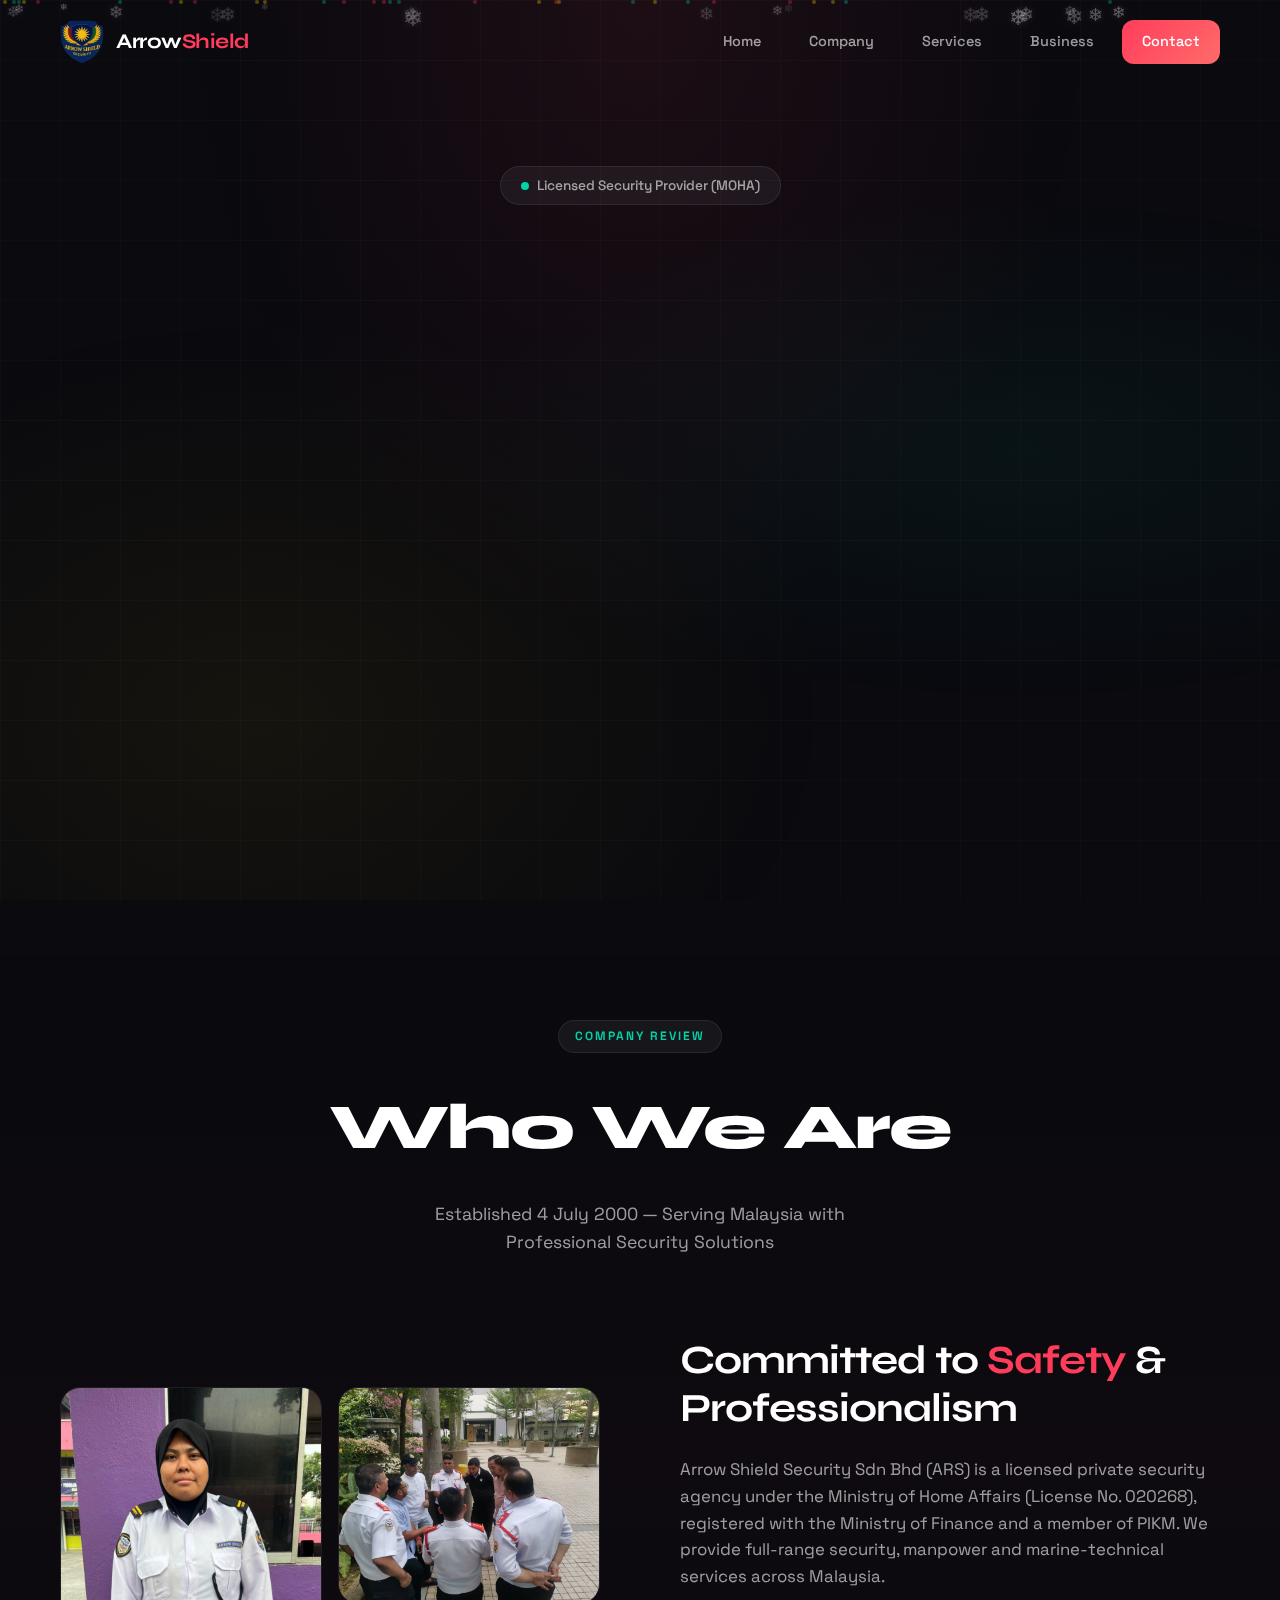
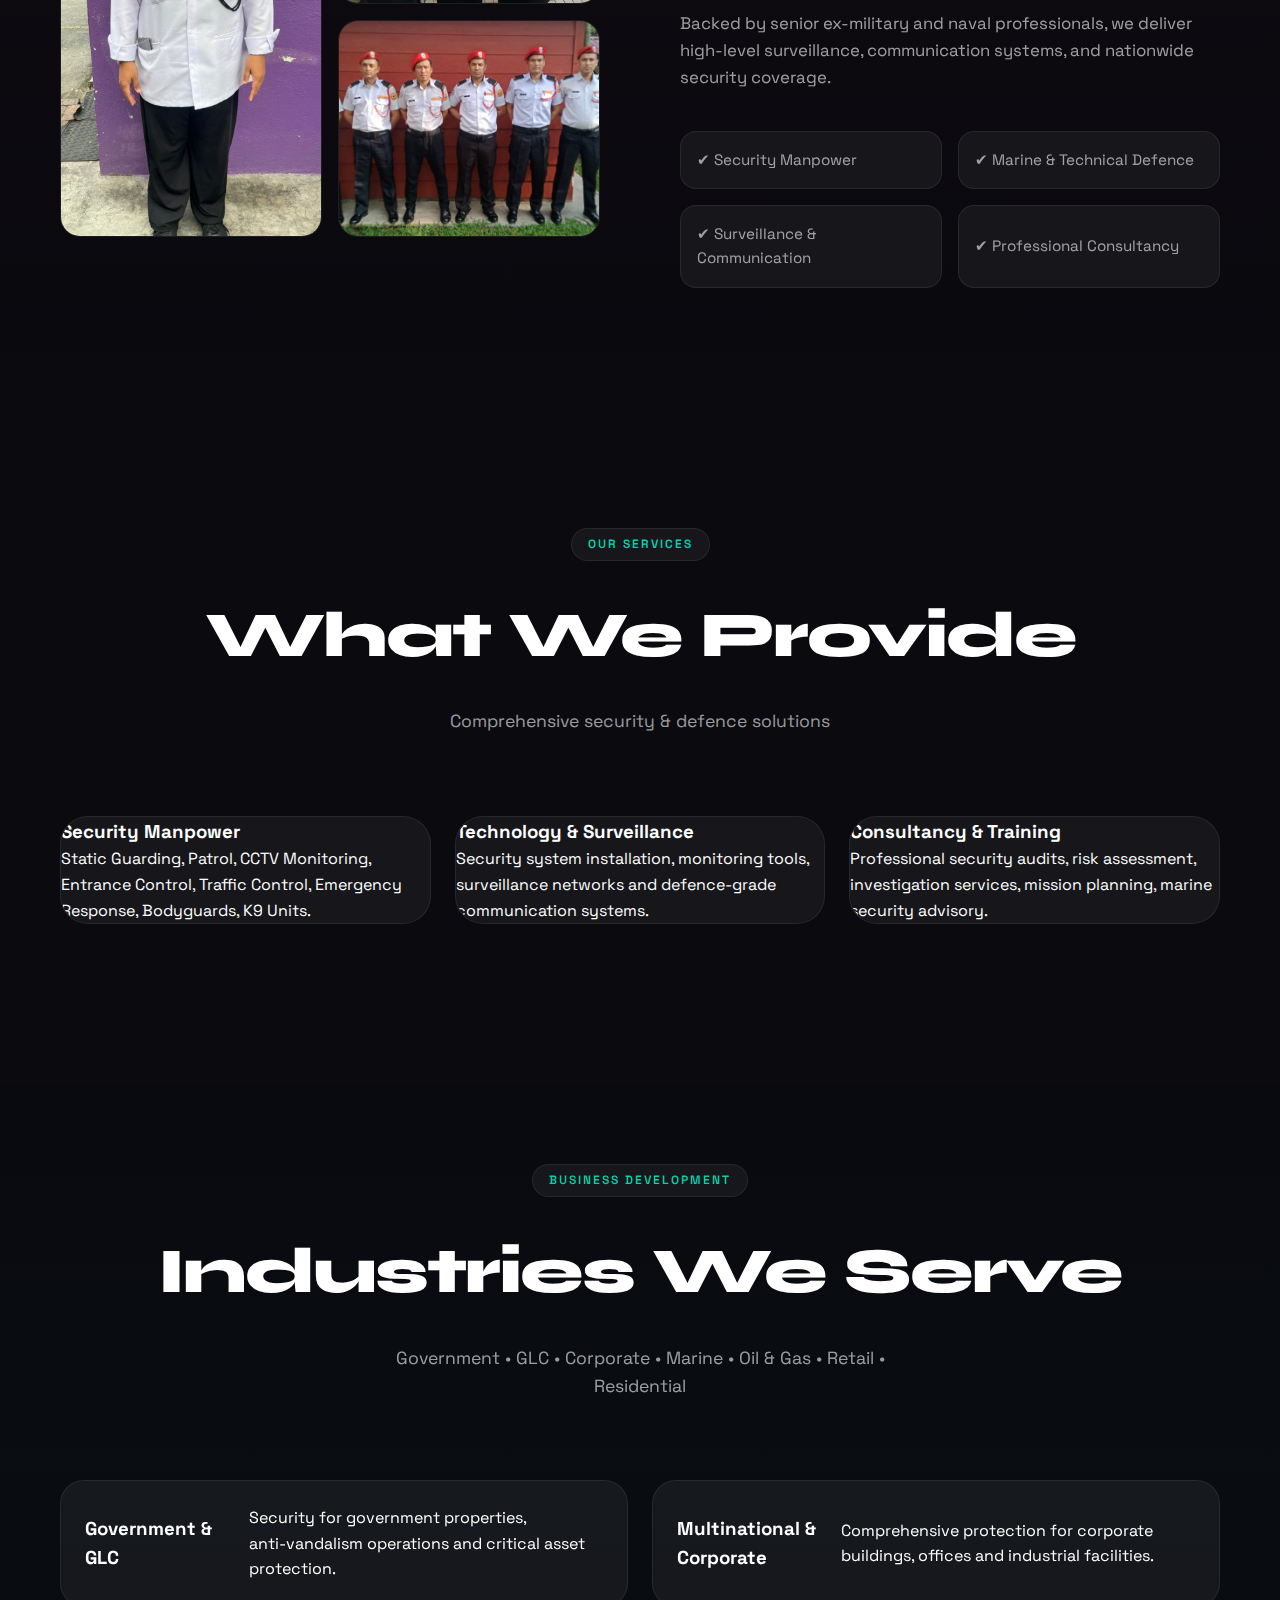
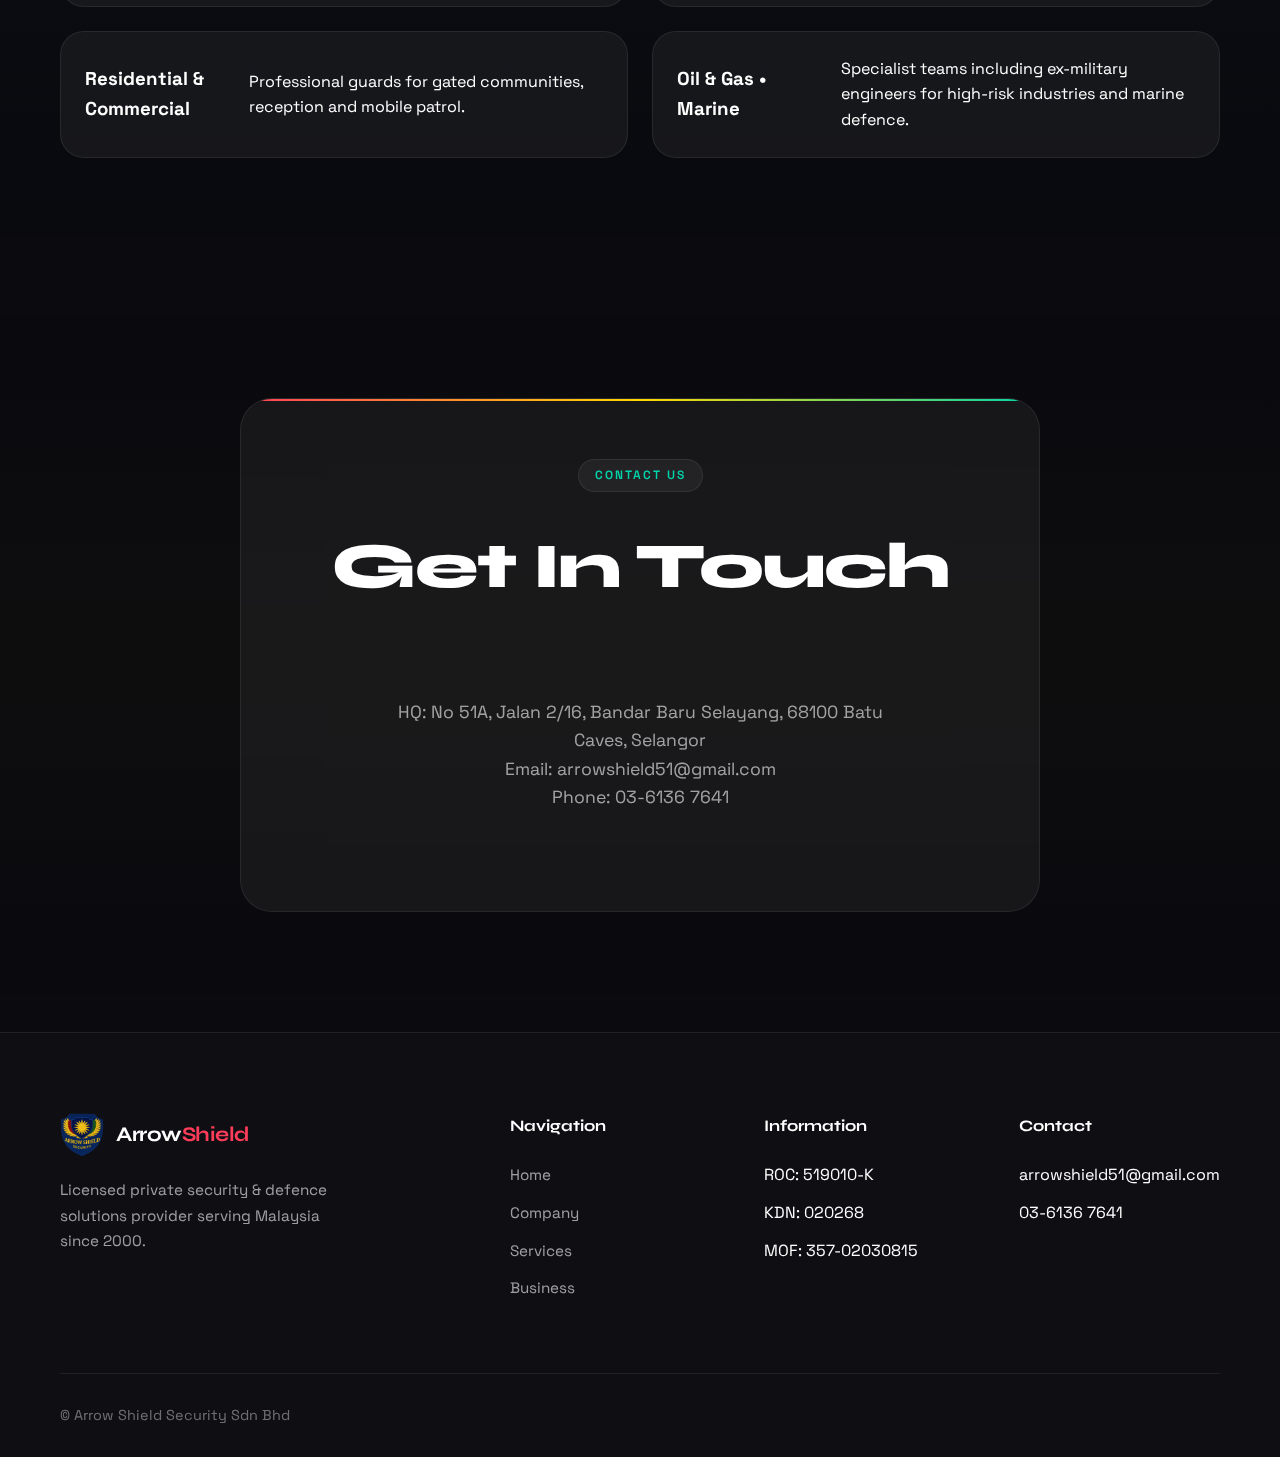
<file: index.html>
<!DOCTYPE html>
<html lang="en">
<head>
    <meta charset="UTF-8" />
    <meta name="viewport" content="width=device-width, initial-scale=1.0" />
    <title>Arrow Shield Security Sdn Bhd</title>
    <link rel="preconnect" href="https://fonts.googleapis.com">
    <link rel="preconnect" href="https://fonts.gstatic.com" crossorigin>
    <link href="https://fonts.googleapis.com/css2?family=Syne:wght@400;500;600;700;800&family=Space+Grotesk:wght@300;400;500;600;700&display=swap" rel="stylesheet">
    <link rel="stylesheet" href="templatemo-605-xmas-countdown.css">
</head>
<body>
    <div class="grid-bg"></div>
    <div class="particles" id="particles"></div>

    <header id="header">
        <a href="#hero" class="logo">
            <img src="images/aslogo.png" alt="Arrow Shield Logo" class="logo-icon">
            <span class="logo-text">Arrow<span>Shield</span></span>
        </a>
        <nav id="nav">
            <a href="#hero">Home</a>
            <a href="#about">Company</a>
            <a href="#services">Services</a>
            <a href="#business">Business</a>
            <a href="#contact" class="nav-cta">Contact</a>
        </nav>
        <div class="nav-toggle" id="navToggle">
            <span></span><span></span><span></span>
        </div>
    </header>

    <section class="hero" id="hero">
        <div class="hero-badge"><span class="dot"></span> Licensed Security Provider (MOHA)</div>
        <h1>Arrow Shield<br><span class="gradient">Security Sdn Bhd</span></h1>
        <p class="hero-subtitle">Private security company licensed by MOHA, Malaysia — providing nationwide security manpower and technical defence systems.</p>
        <div class="scroll-indicator"><span>Scroll</span><div class="line"></div></div>
    </section>

    <section class="about" id="about">
        <div class="section-header">
            <span class="section-tag">Company Review</span>
            <h2 class="section-title">Who We Are</h2>
            <p class="section-subtitle">Established 4 July 2000 — Serving Malaysia with Professional Security Solutions</p>
        </div>
        <div class="about-grid">
            <div class="about-image">
                <div class="about-image-stack">
                    <div class="about-img-item img-1"><img src="images/security1.jpg" /></div>
                    <div class="about-img-item img-2"><img src="images/security2.jpg" /></div>
                    <div class="about-img-item img-3"><img src="images/security3.jpg" /></div>
                </div>
            </div>
            <div class="about-content">
                <h3>Committed to <span>Safety</span> & Professionalism</h3>
                <p>Arrow Shield Security Sdn Bhd (ARS) is a licensed private security agency under the Ministry of Home Affairs (License No. 020268), registered with the Ministry of Finance and a member of PIKM. We provide full‑range security, manpower and marine‑technical services across Malaysia.</p>
                <p>Backed by senior ex‑military and naval professionals, we deliver high‑level surveillance, communication systems, and nationwide security coverage.</p>
                <div class="about-features">
                    <div class="about-feature">✔ Security Manpower</div>
                    <div class="about-feature">✔ Marine & Technical Defence</div>
                    <div class="about-feature">✔ Surveillance & Communication</div>
                    <div class="about-feature">✔ Professional Consultancy</div>
                </div>
            </div>
        </div>
    </section>

    <section class="events" id="services">
        <div class="section-header">
            <span class="section-tag">Our Services</span>
            <h2 class="section-title">What We Provide</h2>
            <p class="section-subtitle">Comprehensive security & defence solutions</p>
        </div>
        <div class="events-grid">
            <div class="event-card">
                <h3>Security Manpower</h3>
                <p>Static Guarding, Patrol, CCTV Monitoring, Entrance Control, Traffic Control, Emergency Response, Bodyguards, K9 Units.</p>
            </div>
            <div class="event-card">
                <h3>Technology & Surveillance</h3>
                <p>Security system installation, monitoring tools, surveillance networks and defence‑grade communication systems.</p>
            </div>
            <div class="event-card">
                <h3>Consultancy & Training</h3>
                <p>Professional security audits, risk assessment, investigation services, mission planning, marine security advisory.</p>
            </div>
        </div>
    </section>

    <section class="traditions" id="business">
        <div class="section-header">
            <span class="section-tag">Business Development</span>
            <h2 class="section-title">Industries We Serve</h2>
            <p class="section-subtitle">Government • GLC • Corporate • Marine • Oil & Gas • Retail • Residential</p>
        </div>
        <div class="traditions-grid">
            <div class="tradition-card"><h3>Government & GLC</h3><p>Security for government properties, anti‑vandalism operations and critical asset protection.</p></div>
            <div class="tradition-card"><h3>Multinational & Corporate</h3><p>Comprehensive protection for corporate buildings, offices and industrial facilities.</p></div>
            <div class="tradition-card"><h3>Residential & Commercial</h3><p>Professional guards for gated communities, reception and mobile patrol.</p></div>
            <div class="tradition-card"><h3>Oil & Gas • Marine</h3><p>Specialist teams including ex‑military engineers for high‑risk industries and marine defence.</p></div>
        </div>
    </section>

    <section class="newsletter" id="contact">
        <div class="newsletter-container">
            <div class="section-header"><span class="section-tag">Contact Us</span><h2 class="section-title">Get In Touch</h2></div>
            <p>HQ: No 51A, Jalan 2/16, Bandar Baru Selayang, 68100 Batu Caves, Selangor<br>Email: arrowshield51@gmail.com<br>Phone: 03‑6136 7641</p>
        </div>
    </section>

    <footer>
        <div class="footer-grid">
            <div class="footer-brand">
                <a href="#hero" class="logo"><img src="images/aslogo.png" alt="Arrow Shield Logo" class="logo-icon"><span class="logo-text">Arrow<span>Shield</span></span></a>
                <p>Licensed private security & defence solutions provider serving Malaysia since 2000.</p>
            </div>
            <div class="footer-column">
                <h4>Navigation</h4>
                <ul><li><a href="#hero">Home</a></li><li><a href="#about">Company</a></li><li><a href="#services">Services</a></li><li><a href="#business">Business</a></li></ul>
            </div>
            <div class="footer-column">
                <h4>Information</h4>
                <ul><li>ROC: 519010‑K</li><li>KDN: 020268</li><li>MOF: 357‑02030815</li></ul>
            </div>
            <div class="footer-column">
                <h4>Contact</h4>
                <ul><li>arrowshield51@gmail.com</li><li>03‑6136 7641</li></ul>
            </div>
        </div>
        <div class="footer-bottom"><p>© Arrow Shield Security Sdn Bhd</p></div>
    </footer>

<script src="templatemo-605-countdown-scripts.js"></script>
</body>
</html>
</file>
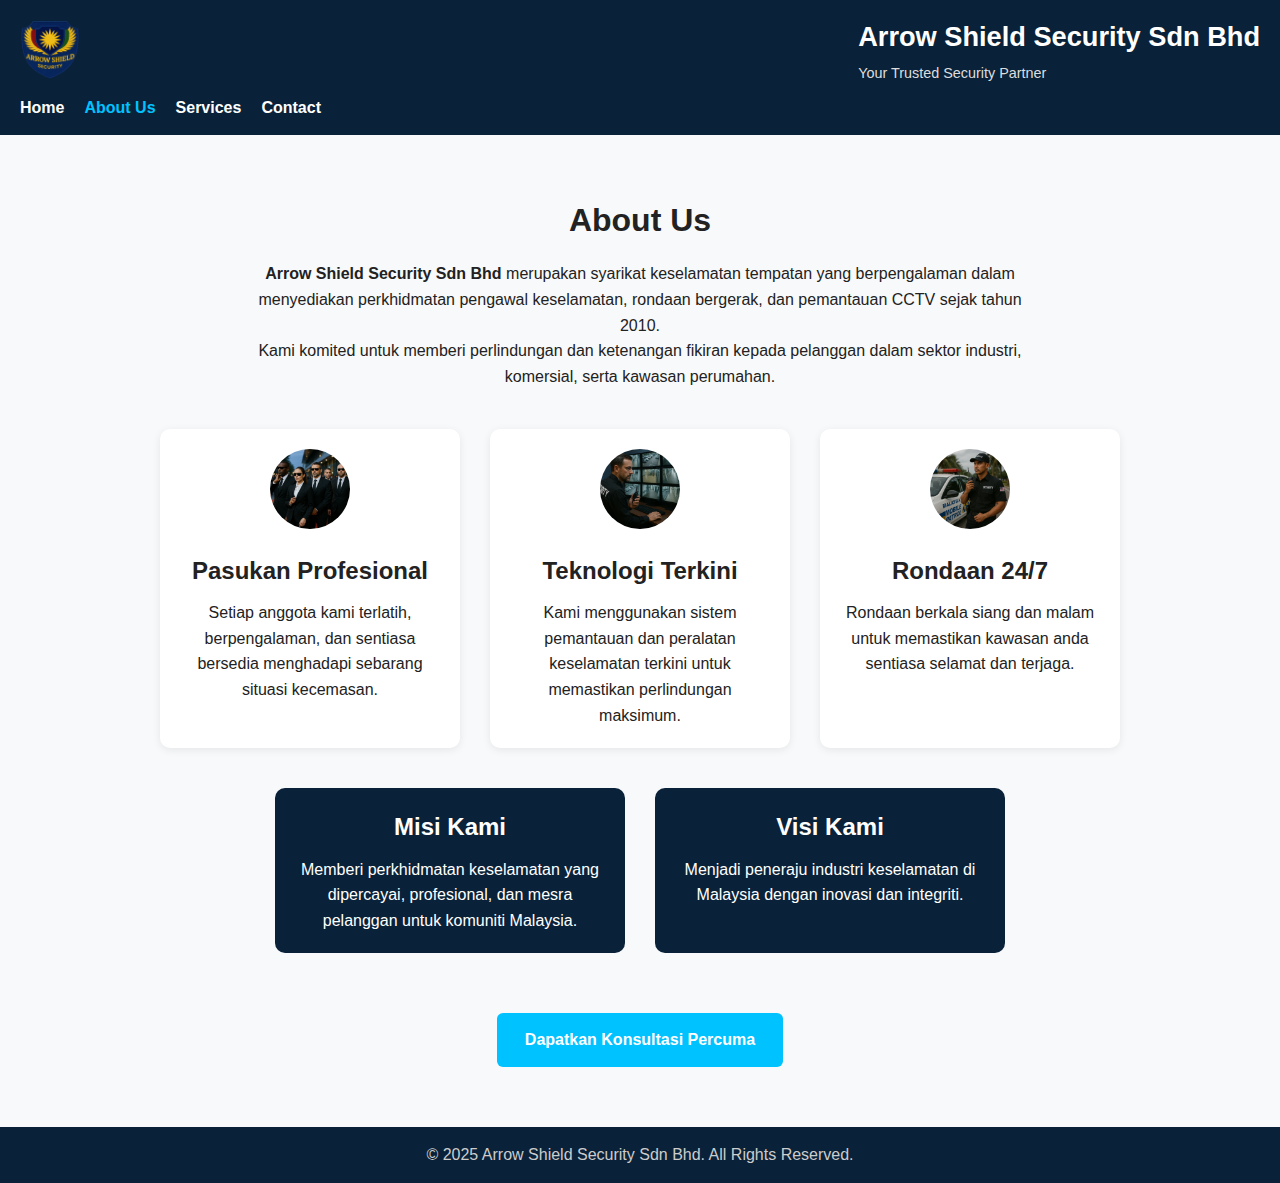
<file: about.html>
<!DOCTYPE html>
<html lang="en">
<head>
  <meta charset="UTF-8" />
  <meta name="viewport" content="width=device-width, initial-scale=1.0"/>
  <title>About Us - Arrow Shield Security</title>
  <link rel="stylesheet" href="style.css" />
</head>
<body>
  <header>
    <div class="logo-container">
      <img src="images/aslogo.png" alt="Arrow Shield Security Logo" class="logo" />
      <div class="company-info">
        <h1>Arrow Shield Security Sdn Bhd</h1>
        <p>Your Trusted Security Partner</p>
      </div>
      <button class="menu-toggle" aria-label="Toggle navigation">&#9776;</button>
    </div>
    <nav>
      <ul class="nav-links">
        <li><a href="index.html">Home</a></li>
        <li><a href="about.html" class="active">About Us</a></li>
        <li><a href="services.html">Services</a></li>
        <li><a href="contact.html">Contact</a></li>
      </ul>
    </nav>
  </header>

  <section class="about">
    <h2>About Us</h2>
    <p>
      <strong>Arrow Shield Security Sdn Bhd</strong> merupakan syarikat keselamatan tempatan yang berpengalaman dalam menyediakan perkhidmatan pengawal keselamatan, rondaan bergerak, dan pemantauan CCTV sejak tahun 2010.
    </p>
    <p>
      Kami komited untuk memberi perlindungan dan ketenangan fikiran kepada pelanggan dalam sektor industri, komersial, serta kawasan perumahan.
    </p>
    <div class="about-highlights">
      <div class="highlight">
        <img src="images/guard-team.png" alt="Professional Security Team" />
        <h3>Pasukan Profesional</h3>
        <p>Setiap anggota kami terlatih, berpengalaman, dan sentiasa bersedia menghadapi sebarang situasi kecemasan.</p>
      </div>
      <div class="highlight">
        <img src="images/cctv.png" alt="CCTV Monitoring" />
        <h3>Teknologi Terkini</h3>
        <p>Kami menggunakan sistem pemantauan dan peralatan keselamatan terkini untuk memastikan perlindungan maksimum.</p>
      </div>
      <div class="highlight">
        <img src="images/patrol.png" alt="Mobile Patrol" />
        <h3>Rondaan 24/7</h3>
        <p>Rondaan berkala siang dan malam untuk memastikan kawasan anda sentiasa selamat dan terjaga.</p>
      </div>
    </div>
    <div class="about-mission-vision">
      <div class="mission">
        <h3>Misi Kami</h3>
        <p>Memberi perkhidmatan keselamatan yang dipercayai, profesional, dan mesra pelanggan untuk komuniti Malaysia.</p>
      </div>
      <div class="vision">
        <h3>Visi Kami</h3>
        <p>Menjadi peneraju industri keselamatan di Malaysia dengan inovasi dan integriti.</p>
      </div>
    </div>
    <div class="about-cta">
      <a href="contact.html" class="cta-btn">Dapatkan Konsultasi Percuma</a>
    </div>
  </section>

  <footer>
    <p>&copy; 2025 Arrow Shield Security Sdn Bhd. All Rights Reserved.</p>
  </footer>

  <script>
    // Mobile menu toggle
    document.querySelector(".menu-toggle").addEventListener("click", () => {
      document.querySelector(".nav-links").classList.toggle("active");
    });
  </script>
</body>
</html>
</file>
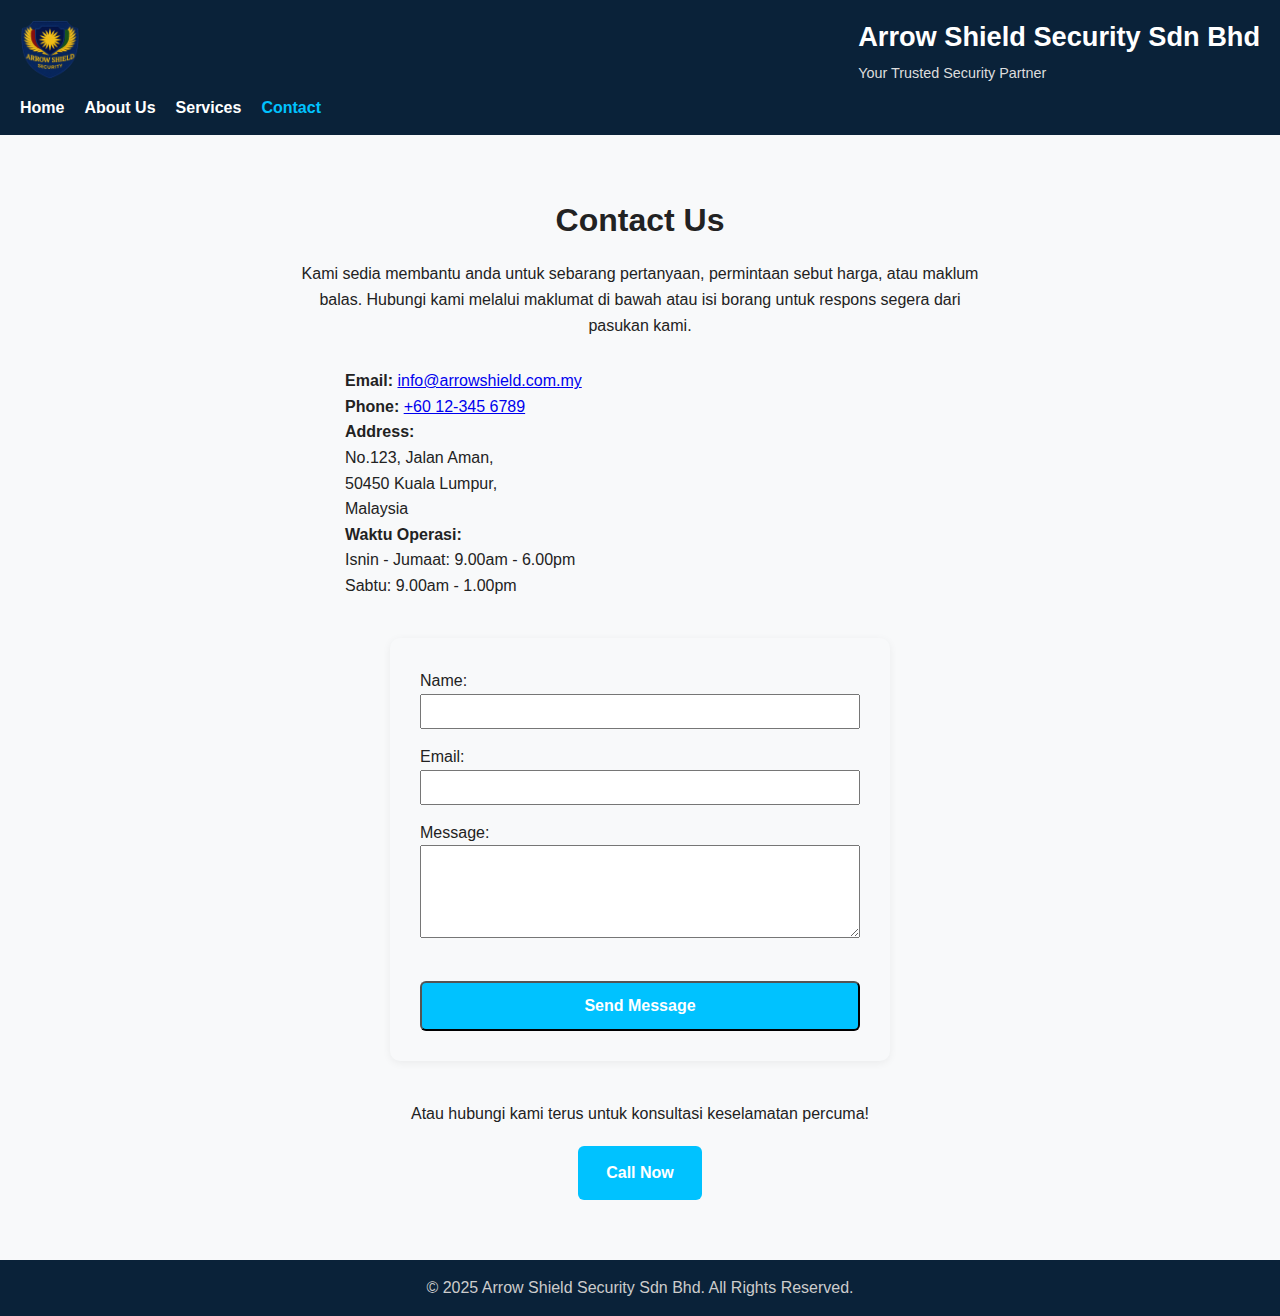
<file: contact.html>
<!DOCTYPE html>
<html lang="en">
<head>
  <meta charset="UTF-8" />
  <meta name="viewport" content="width=device-width, initial-scale=1.0"/>
  <title>Contact - Arrow Shield Security</title>
  <link rel="stylesheet" href="style.css" />
</head>
<body>
  <header>
    <div class="logo-container">
      <img src="images/aslogo.png" alt="Arrow Shield Security Logo" class="logo" />
      <div class="company-info">
        <h1>Arrow Shield Security Sdn Bhd</h1>
        <p>Your Trusted Security Partner</p>
      </div>
      <button class="menu-toggle" aria-label="Toggle navigation">&#9776;</button>
    </div>
    <nav>
      <ul class="nav-links">
        <li><a href="index.html">Home</a></li>
        <li><a href="about.html">About Us</a></li>
        <li><a href="services.html">Services</a></li>
        <li><a href="contact.html" class="active">Contact</a></li>
      </ul>
    </nav>
  </header>

  <section class="contact">
    <h2>Contact Us</h2>
    <p style="text-align:center; max-width:700px; margin:0 auto 30px;">
      Kami sedia membantu anda untuk sebarang pertanyaan, permintaan sebut harga, atau maklum balas. Hubungi kami melalui maklumat di bawah atau isi borang untuk respons segera dari pasukan kami.
    </p>
    <div class="contact-info" style="display:flex; flex-wrap:wrap; gap:40px; justify-content:center; margin-bottom:40px;">
      <div style="min-width:250px;">
        <p><strong>Email:</strong> <a href="mailto:info@arrowshield.com.my">info@arrowshield.com.my</a></p>
        <p><strong>Phone:</strong> <a href="tel:+60123456789">+60 12-345 6789</a></p>
        <p><strong>Address:</strong><br>
          No.123, Jalan Aman,<br>
          50450 Kuala Lumpur,<br>
          Malaysia
        </p>
        <p><strong>Waktu Operasi:</strong><br>
          Isnin - Jumaat: 9.00am - 6.00pm<br>
          Sabtu: 9.00am - 1.00pm
        </p>
      </div>
      <div>
        <iframe
          src="https://www.google.com/maps?q=No.123,+Jalan+Aman,+50450+Kuala+Lumpur,+Malaysia&output=embed"
          width="300"
          height="200"
          style="border:0; border-radius:8px;"
          allowfullscreen=""
          loading="lazy"
          referrerpolicy="no-referrer-when-downgrade"
          title="Arrow Shield Security Location"></iframe>
      </div>
    </div>
    <form class="contact-form" style="max-width:500px; margin:0 auto; background:#f8f9fa; padding:30px; border-radius:10px; box-shadow:0 2px 8px rgba(0,0,0,0.06);">
      <label for="name">Name:</label><br/>
      <input type="text" id="name" name="name" required style="width:100%;padding:8px;margin-bottom:15px;"><br/>

      <label for="email">Email:</label><br/>
      <input type="email" id="email" name="email" required style="width:100%;padding:8px;margin-bottom:15px;"><br/>

      <label for="message">Message:</label><br/>
      <textarea id="message" name="message" rows="5" required style="width:100%;padding:8px;margin-bottom:15px;"></textarea><br/>

      <button type="submit" class="cta-btn" style="width:100%;">Send Message</button>
    </form>
    <div class="about-cta" style="text-align:center; margin-top:40px;">
      <p>Atau hubungi kami terus untuk konsultasi keselamatan percuma!</p>
      <a href="tel:+60123456789" class="cta-btn">Call Now</a>
    </div>
  </section>

  <footer>
    <p>&copy; 2025 Arrow Shield Security Sdn Bhd. All Rights Reserved.</p>
  </footer>

  <script>
    // Mobile menu toggle
    document.querySelector(".menu-toggle").addEventListener("click", () => {
      document.querySelector(".nav-links").classList.toggle("active");
    });
  </script>
</body>
</html>
</file>
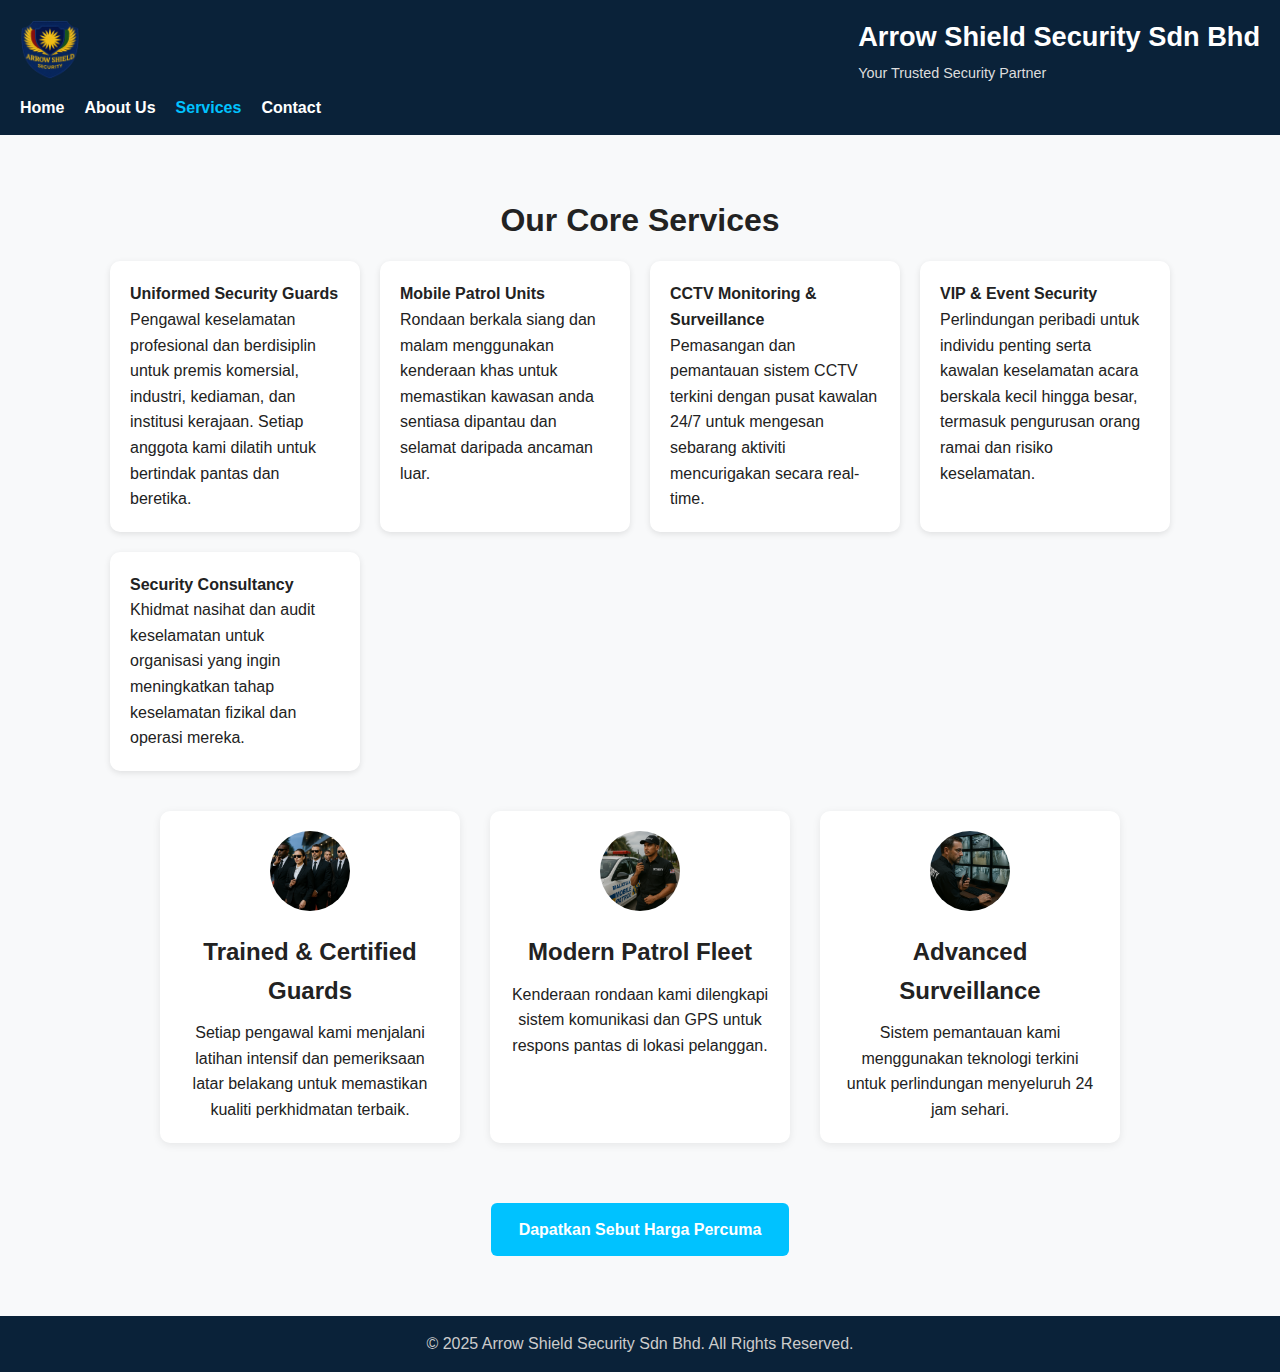
<file: services.html>
<!DOCTYPE html>
<html lang="en">
<head>
  <meta charset="UTF-8" />
  <meta name="viewport" content="width=device-width, initial-scale=1.0"/>
  <title>Services - Arrow Shield Security</title>
  <link rel="stylesheet" href="style.css" />
</head>
<body>
  <header>
    <div class="logo-container">
      <img src="images/aslogo.png" alt="Arrow Shield Security Logo" class="logo" />
      <div class="company-info">
        <h1>Arrow Shield Security Sdn Bhd</h1>
        <p>Your Trusted Security Partner</p>
      </div>
      <button class="menu-toggle" aria-label="Toggle navigation">&#9776;</button>
    </div>
    <nav>
      <ul class="nav-links">
        <li><a href="index.html">Home</a></li>
        <li><a href="about.html">About Us</a></li>
        <li><a href="services.html" class="active">Services</a></li>
        <li><a href="contact.html">Contact</a></li>
      </ul>
    </nav>
  </header>

  <section class="services">
    <h2>Our Core Services</h2>
    <ul>
      <li>
        <strong>Uniformed Security Guards</strong>
        <p>Pengawal keselamatan profesional dan berdisiplin untuk premis komersial, industri, kediaman, dan institusi kerajaan. Setiap anggota kami dilatih untuk bertindak pantas dan beretika.</p>
      </li>
      <li>
        <strong>Mobile Patrol Units</strong>
        <p>Rondaan berkala siang dan malam menggunakan kenderaan khas untuk memastikan kawasan anda sentiasa dipantau dan selamat daripada ancaman luar.</p>
      </li>
      <li>
        <strong>CCTV Monitoring & Surveillance</strong>
        <p>Pemasangan dan pemantauan sistem CCTV terkini dengan pusat kawalan 24/7 untuk mengesan sebarang aktiviti mencurigakan secara real-time.</p>
      </li>
      <li>
        <strong>VIP & Event Security</strong>
        <p>Perlindungan peribadi untuk individu penting serta kawalan keselamatan acara berskala kecil hingga besar, termasuk pengurusan orang ramai dan risiko keselamatan.</p>
      </li>
      <li>
        <strong>Security Consultancy</strong>
        <p>Khidmat nasihat dan audit keselamatan untuk organisasi yang ingin meningkatkan tahap keselamatan fizikal dan operasi mereka.</p>
      </li>
    </ul>
    <div class="service-highlights">
      <div class="service-card">
        <img src="images/guard-team.png" alt="Security Guards" />
        <h3>Trained & Certified Guards</h3>
        <p>Setiap pengawal kami menjalani latihan intensif dan pemeriksaan latar belakang untuk memastikan kualiti perkhidmatan terbaik.</p>
      </div>
      <div class="service-card">
        <img src="images/patrol.png" alt="Mobile Patrol" />
        <h3>Modern Patrol Fleet</h3>
        <p>Kenderaan rondaan kami dilengkapi sistem komunikasi dan GPS untuk respons pantas di lokasi pelanggan.</p>
      </div>
      <div class="service-card">
        <img src="images/cctv.png" alt="CCTV Monitoring" />
        <h3>Advanced Surveillance</h3>
        <p>Sistem pemantauan kami menggunakan teknologi terkini untuk perlindungan menyeluruh 24 jam sehari.</p>
      </div>
    </div>
    <div class="about-cta">
      <a href="contact.html" class="cta-btn">Dapatkan Sebut Harga Percuma</a>
    </div>
  </section>

  <footer>
    <p>&copy; 2025 Arrow Shield Security Sdn Bhd. All Rights Reserved.</p>
  </footer>

  <script>
    // Mobile menu toggle
    document.querySelector(".menu-toggle").addEventListener("click", () => {
      document.querySelector(".nav-links").classList.toggle("active");
    });
  </script>
</body>
</html>
</file>
<file: templatemo-605-xmas-countdown.css>
@charset "utf-8";
/* CSS Document 

TemplateMo 605 Xmas Countdown

https://templatemo.com/tm-605-xmas-countdown

*/

:root {
	--bg-dark: #0a0a0f;
	--bg-card: rgba(255, 255, 255, 0.03);
	--bg-glass: rgba(255, 255, 255, 0.05);
	--border-glass: rgba(255, 255, 255, 0.08);
	--border-glow: rgba(255, 255, 255, 0.15);
	--text-primary: #ffffff;
	--text-secondary: rgba(255, 255, 255, 0.6);
	--text-dim: rgba(255, 255, 255, 0.4);
	--accent-red: #ff3d5a;
	--accent-green: #00d4aa;
	--accent-gold: #ffd700;
	--accent-blue: #4d9fff;
	--glow-red: rgba(255, 61, 90, 0.4);
	--glow-green: rgba(0, 212, 170, 0.4);
	--glow-gold: rgba(255, 215, 0, 0.3);
}

* {
	margin: 0;
	padding: 0;
	box-sizing: border-box;
}

html {
	scroll-behavior: smooth;
}

body {
	font-family: 'Space Grotesk', sans-serif;
	font-weight: 400;
	background: var(--bg-dark);
	color: var(--text-primary);
	line-height: 1.6;
	overflow-x: hidden;
}

/* Grid Background */
.grid-bg {
	position: fixed;
	top: 0;
	left: 0;
	width: 100%;
	height: 100%;
	pointer-events: none;
	z-index: 0;
	background-image:
		linear-gradient(rgba(255, 255, 255, 0.02) 1px, transparent 1px),
		linear-gradient(90deg, rgba(255, 255, 255, 0.02) 1px, transparent 1px);
	background-size: 60px 60px;
}

.grid-bg::before {
	content: '';
	position: absolute;
	top: 0;
	left: 0;
	right: 0;
	bottom: 0;
	background: radial-gradient(ellipse at 50% 0%, rgba(255, 61, 90, 0.08) 0%, transparent 50%),
		radial-gradient(ellipse at 80% 50%, rgba(0, 212, 170, 0.05) 0%, transparent 40%),
		radial-gradient(ellipse at 20% 80%, rgba(255, 215, 0, 0.05) 0%, transparent 40%);
}

/* Floating Particles */
.particles {
	position: fixed;
	top: 0;
	left: 0;
	width: 100%;
	height: 100%;
	pointer-events: none;
	z-index: 1;
	overflow: hidden;
}

.particle {
	position: absolute;
	width: 4px;
	height: 4px;
	background: var(--accent-gold);
	border-radius: 50%;
	opacity: 0.3;
	animation: float-particle linear infinite;
}

.particle:nth-child(odd) {
	background: var(--accent-red);
}

.particle:nth-child(3n) {
	background: var(--accent-green);
}

@keyframes float-particle {
	0% {
		transform: translateY(100vh) rotate(0deg);
		opacity: 0;
	}

	10% {
		opacity: 0.3;
	}

	90% {
		opacity: 0.3;
	}

	100% {
		transform: translateY(-20px) rotate(360deg);
		opacity: 0;
	}
}

/* Snowflakes */
.snowflake {
	position: absolute;
	color: rgba(255, 255, 255, 0.6);
	font-size: 1rem;
	animation: snowfall linear infinite;
	text-shadow: 0 0 10px rgba(255, 255, 255, 0.3);
}

@keyframes snowfall {
	0% {
		transform: translateY(-20px) rotate(0deg);
	}

	100% {
		transform: translateY(100vh) rotate(360deg);
	}
}

/* Glass Card Mixin */
.glass {
	background: var(--bg-glass);
	backdrop-filter: blur(20px);
	-webkit-backdrop-filter: blur(20px);
	border: 1px solid var(--border-glass);
	border-radius: 24px;
}

.glass-strong {
	background: rgba(255, 255, 255, 0.08);
	backdrop-filter: blur(40px);
	-webkit-backdrop-filter: blur(40px);
	border: 1px solid var(--border-glow);
}

/* Header */
header {
	position: fixed;
	top: 0;
	left: 0;
	right: 0;
	z-index: 1000;
	padding: 20px 60px;
	display: flex;
	justify-content: space-between;
	align-items: center;
	max-width: 1400px;
    margin: 0 auto;
	transition: all 0.3s ease;
}

header.scrolled {
	background: rgba(10, 10, 15, 0.8);
	backdrop-filter: blur(20px);
	-webkit-backdrop-filter: blur(20px);
	border-bottom: 1px solid var(--border-glass);
}

.logo {
	display: flex;
	align-items: center;
	gap: 12px;
	text-decoration: none;
}

.logo-icon {
	width: 44px;
	height: 44px;
	border-radius: 12px;
	display: flex;
	align-items: center;
	justify-content: center;
	object-fit: contain;
}

.logo-text {
	font-family: 'Syne', sans-serif;
	font-size: 1.3rem;
	font-weight: 700;
	color: var(--text-primary);
	letter-spacing: -0.5px;
}

.logo-text span {
	color: var(--accent-red);
}

nav {
	display: flex;
	gap: 8px;
}

nav a {
	color: var(--text-secondary);
	text-decoration: none;
	font-size: 0.9rem;
	font-weight: 500;
	padding: 10px 20px;
	border-radius: 12px;
	transition: all 0.3s ease;
}

nav a:hover {
	color: var(--text-primary);
	background: var(--bg-glass);
}

nav a.nav-active {
	color: var(--text-primary);
	background: var(--bg-glass);
	border: 1px solid var(--border-glass);
}

.nav-cta {
	background: linear-gradient(135deg, var(--accent-red), #ff6b6b) !important;
	color: var(--text-primary) !important;
}

.nav-cta:hover {
	box-shadow: 0 8px 30px var(--glow-red);
	transform: translateY(-2px);
}

.nav-toggle {
	display: none;
	flex-direction: column;
	gap: 6px;
	cursor: pointer;
	z-index: 1001;
	padding: 10px;
}

.nav-toggle span {
	width: 24px;
	height: 2px;
	background: var(--text-primary);
	border-radius: 2px;
	transition: all 0.3s ease;
}

.nav-toggle.active span:nth-child(1) {
	transform: rotate(45deg) translate(5px, 6px);
}

.nav-toggle.active span:nth-child(2) {
	opacity: 0;
}

.nav-toggle.active span:nth-child(3) {
	transform: rotate(-45deg) translate(5px, -6px);
}

/* Hero Section */
.hero {
	min-height: 100vh;
	display: flex;
	flex-direction: column;
	justify-content: center;
	align-items: center;
	padding: 140px 20px 100px;
	position: relative;
	z-index: 2;
	text-align: center;
}

.hero-badge {
	display: inline-flex;
	align-items: center;
	gap: 8px;
	padding: 8px 20px;
	background: var(--bg-glass);
	border: 1px solid var(--border-glass);
	border-radius: 100px;
	font-size: 0.85rem;
	font-weight: 500;
	color: var(--text-secondary);
	margin-bottom: 40px;
	animation: fadeInDown 0.8s ease forwards;
}

.hero-badge .dot {
	width: 8px;
	height: 8px;
	background: var(--accent-green);
	border-radius: 50%;
	animation: pulse 2s ease-in-out infinite;
}

@keyframes pulse {

	0%,
	100% {
		opacity: 1;
		transform: scale(1);
	}

	50% {
		opacity: 0.5;
		transform: scale(1.2);
	}
}

@keyframes fadeInDown {
	from {
		opacity: 0;
		transform: translateY(-20px);
	}

	to {
		opacity: 1;
		transform: translateY(0);
	}
}

.hero h1 {
	font-family: 'Syne', sans-serif;
	font-size: clamp(3rem, 10vw, 7rem);
	font-weight: 800;
	line-height: 1.05;
	letter-spacing: -3px;
	margin-bottom: 24px;
	animation: fadeInUp 0.8s ease 0.2s forwards;
	opacity: 0;
}

.hero h1 .gradient {
	background: linear-gradient(135deg, var(--accent-red), var(--accent-gold), var(--accent-green));
	-webkit-background-clip: text;
	-webkit-text-fill-color: transparent;
	background-clip: text;
}

.hero-subtitle {
	font-size: 1.2rem;
	color: var(--text-secondary);
	max-width: 500px;
	margin-bottom: 60px;
	animation: fadeInUp 0.8s ease 0.4s forwards;
	opacity: 0;
}

@keyframes fadeInUp {
	from {
		opacity: 0;
		transform: translateY(30px);
	}

	to {
		opacity: 1;
		transform: translateY(0);
	}
}

/* Countdown */
.countdown-wrapper {
	animation: fadeInUp 0.8s ease 0.6s forwards;
	opacity: 0;
}

.countdown {
	display: flex;
	gap: 16px;
	justify-content: center;
	flex-wrap: wrap;
}

.countdown-item {
	position: relative;
	width: 180px;
	padding: 32px 24px;
	text-align: center;
	background: var(--bg-glass);
	backdrop-filter: blur(40px);
	-webkit-backdrop-filter: blur(40px);
	border: 1px solid var(--border-glass);
	border-radius: 24px;
	overflow: hidden;
	transition: all 0.4s ease;
}

.countdown-item::before {
	content: '';
	position: absolute;
	top: 0;
	left: 0;
	right: 0;
	height: 2px;
	background: linear-gradient(90deg, transparent, var(--accent-red), var(--accent-gold), transparent);
	opacity: 0.6;
}

.countdown-item::after {
	content: '';
	position: absolute;
	inset: 0;
	background: radial-gradient(circle at 50% 0%, rgba(255, 61, 90, 0.1), transparent 60%);
	pointer-events: none;
}

.countdown-item:hover {
	transform: translateY(-8px);
	border-color: var(--border-glow);
	box-shadow: 0 20px 60px rgba(0, 0, 0, 0.4), 0 0 40px var(--glow-red);
}

.countdown-number {
	font-family: 'Syne', sans-serif;
	font-size: 3.5rem;
	font-weight: 800;
	line-height: 1;
	display: block;
	background: linear-gradient(180deg, var(--text-primary), var(--text-secondary));
	-webkit-background-clip: text;
	-webkit-text-fill-color: transparent;
	background-clip: text;
	font-variant-numeric: tabular-nums;
}

.countdown-label {
	font-size: 0.75rem;
	font-weight: 600;
	text-transform: uppercase;
	letter-spacing: 3px;
	color: var(--text-dim);
	margin-top: 12px;
}

.countdown-colon {
	font-family: 'Syne', sans-serif;
	font-size: 3rem;
	font-weight: 700;
	color: var(--text-dim);
	align-self: center;
	margin-bottom: 20px;
	animation: blink 1s ease-in-out infinite;
}

@keyframes blink {

	0%,
	100% {
		opacity: 1;
	}

	50% {
		opacity: 0.3;
	}
}

.target-date {
	margin-top: 40px;
	padding: 16px 32px;
	background: var(--bg-card);
	border: 1px solid var(--border-glass);
	border-radius: 100px;
	display: inline-flex;
	align-items: center;
	gap: 12px;
	font-size: 0.9rem;
	color: var(--text-secondary);
}

.target-date svg {
	width: 18px;
	height: 18px;
	stroke: var(--accent-gold);
}

.scroll-indicator {
	position: absolute;
	bottom: 40px;
	left: 50%;
	transform: translateX(-50%);
	display: flex;
	flex-direction: column;
	align-items: center;
	gap: 12px;
	animation: fadeInUp 0.8s ease 1s forwards, bounce 2s ease-in-out infinite 1.5s;
	opacity: 0;
}

.scroll-indicator span {
	font-size: 0.7rem;
	font-weight: 600;
	letter-spacing: 3px;
	text-transform: uppercase;
	color: var(--text-dim);
}

.scroll-indicator .line {
	width: 1px;
	height: 40px;
	background: linear-gradient(180deg, var(--accent-red), transparent);
}

@keyframes bounce {

	0%,
	100% {
		transform: translateX(-50%) translateY(0);
	}

	50% {
		transform: translateX(-50%) translateY(10px);
	}
}

/* Section Common */
section {
	position: relative;
	z-index: 2;
	padding: 120px 60px;
}

.section-header {
	text-align: center;
	margin-bottom: 80px;
}

.section-tag {
	display: inline-flex;
	align-items: center;
	gap: 8px;
	padding: 6px 16px;
	background: var(--bg-glass);
	border: 1px solid var(--border-glass);
	border-radius: 100px;
	font-size: 0.75rem;
	font-weight: 600;
	letter-spacing: 2px;
	text-transform: uppercase;
	color: var(--accent-green);
	margin-bottom: 24px;
}

.section-title {
	font-family: 'Syne', sans-serif;
	font-size: clamp(2.5rem, 5vw, 4rem);
	font-weight: 800;
	letter-spacing: -2px;
	color: var(--text-primary);
}

.section-subtitle {
	font-size: 1.1rem;
	color: var(--text-secondary);
	max-width: 500px;
	margin: 20px auto 0;
}

/* About Section */
.about {
	background: linear-gradient(180deg, transparent 0%, rgba(255, 61, 90, 0.02) 50%, transparent 100%);
}

.about-grid {
	max-width: 1200px;
	margin: 0 auto;
	display: grid;
	grid-template-columns: 1fr 1fr;
	gap: 80px;
	align-items: center;
}

.about-image {
	position: relative;
}

.about-image-stack {
	display: grid;
	grid-template-columns: 1fr 1fr;
	grid-template-rows: 1fr 1fr;
	gap: 16px;
	height: 450px;
}

.about-img-item {
	border-radius: 20px;
	overflow: hidden;
	border: 1px solid var(--border-glass);
	position: relative;
	transition: all 0.4s ease;
}

.about-img-item:hover {
	border-color: var(--border-glow);
	transform: scale(1.02);
}

.about-img-item img {
	width: 100%;
	height: 100%;
	object-fit: cover;
}

.about-img-item.img-1 {
	grid-row: span 2;
}

.about-img-item.img-2,
.about-img-item.img-3 {
	grid-column: 2;
}

.about-content h3 {
	font-family: 'Syne', sans-serif;
	font-size: 2.5rem;
	font-weight: 700;
	letter-spacing: -1px;
	margin-bottom: 24px;
	line-height: 1.2;
}

.about-content h3 span {
	color: var(--accent-red);
}

.about-content p {
	color: var(--text-secondary);
	margin-bottom: 20px;
	font-size: 1.05rem;
}

.about-features {
	display: grid;
	grid-template-columns: 1fr 1fr;
	gap: 16px;
	margin-top: 40px;
}

.about-feature {
	display: flex;
	align-items: center;
	gap: 12px;
	padding: 16px;
	background: var(--bg-glass);
	border: 1px solid var(--border-glass);
	border-radius: 16px;
	font-size: 0.95rem;
	color: var(--text-secondary);
	transition: all 0.3s ease;
}

.about-feature:hover {
	border-color: var(--border-glow);
	background: rgba(255, 255, 255, 0.08);
}

.about-feature svg {
	width: 20px;
	height: 20px;
	stroke: var(--accent-green);
	flex-shrink: 0;
}

.about-templatemo {
	margin-top: 40px;
	padding: 28px;
	background: var(--bg-glass);
	border: 1px solid var(--border-glass);
	border-radius: 20px;
	position: relative;
	overflow: hidden;
}

.about-templatemo::before {
	content: '';
	position: absolute;
	top: 0;
	left: 0;
	right: 0;
	height: 2px;
	background: linear-gradient(90deg, var(--accent-green), var(--accent-gold));
}

.about-templatemo p {
	font-size: 0.95rem;
	margin-bottom: 20px;
	color: var(--text-secondary);
}

.about-templatemo p strong {
	color: var(--accent-gold);
}

.btn-templatemo {
	display: inline-flex;
	align-items: center;
	gap: 10px;
	padding: 14px 28px;
	background: linear-gradient(135deg, var(--accent-green), #00b894);
	border-radius: 12px;
	color: var(--bg-dark);
	text-decoration: none;
	font-weight: 600;
	font-size: 0.9rem;
	transition: all 0.3s ease;
}

.btn-templatemo:hover {
	transform: translateY(-3px);
	box-shadow: 0 15px 40px var(--glow-green);
}

.btn-templatemo svg {
	width: 18px;
	height: 18px;
	stroke: var(--bg-dark);
}

/* Events Section */
.events {
	background: var(--bg-dark);
}

.events-grid {
	max-width: 1200px;
	margin: 0 auto;
	display: grid;
	grid-template-columns: repeat(3, 1fr);
	gap: 24px;
}

.event-card {
	position: relative;
	border-radius: 28px;
	overflow: hidden;
	background: var(--bg-glass);
	border: 1px solid var(--border-glass);
	transition: all 0.5s ease;
	cursor: pointer;
}

.event-card:hover {
	transform: translateY(-12px);
	border-color: var(--border-glow);
	box-shadow: 0 30px 80px rgba(0, 0, 0, 0.4);
}

.event-image {
	width: 100%;
	height: 220px;
	overflow: hidden;
	position: relative;
}

.event-image img {
	width: 100%;
	height: 100%;
	object-fit: cover;
	transition: transform 0.5s ease;
	backface-visibility: hidden;
	-webkit-backface-visibility: hidden;
}

.event-card:hover .event-image img {
	transform: scale(1.1);
}


.event-date-badge {
	position: absolute;
	top: 16px;
	left: 16px;
	padding: 10px 16px;
	background: rgba(255, 255, 255, 0.1);
	backdrop-filter: blur(20px);
	-webkit-backdrop-filter: blur(20px);
	border: 1px solid rgba(255, 255, 255, 0.15);
	border-radius: 12px;
	z-index: 2;
}

.event-date-badge .day {
	font-family: 'Syne', sans-serif;
	font-size: 1.5rem;
	font-weight: 800;
	color: var(--text-primary);
	line-height: 1;
}

.event-date-badge .month {
	font-size: 0.9rem;
	font-weight: 600;
	text-transform: uppercase;
	letter-spacing: 1px;
	color: var(--accent-red);
}

.event-content {
	padding: 28px;
}

.event-content h3 {
	font-family: 'Syne', sans-serif;
	font-size: 1.4rem;
	font-weight: 700;
	margin-bottom: 12px;
	color: var(--text-primary);
}

.event-content p {
	font-size: 0.95rem;
	color: var(--text-secondary);
	line-height: 1.6;
	margin-bottom: 20px;
}

.event-meta {
	display: flex;
	align-items: center;
	gap: 16px;
	font-size: 0.85rem;
	color: var(--text-dim);
}

.event-meta span {
	display: flex;
	align-items: center;
	gap: 6px;
}

.event-meta svg {
	width: 16px;
	height: 16px;
	stroke: var(--accent-gold);
}

/* Traditions Section */
.traditions {
	background: linear-gradient(180deg, transparent 0%, rgba(0, 212, 170, 0.02) 50%, transparent 100%);
}

.traditions-grid {
	max-width: 1200px;
	margin: 0 auto;
	display: grid;
	grid-template-columns: repeat(2, 1fr);
	gap: 24px;
}

.tradition-card {
	display: grid;
	grid-template-columns: 140px 1fr;
	gap: 24px;
	padding: 24px;
	background: var(--bg-glass);
	border: 1px solid var(--border-glass);
	border-radius: 24px;
	align-items: center;
	transition: all 0.4s ease;
}

.tradition-card:hover {
	border-color: var(--border-glow);
	transform: translateX(8px);
	background: rgba(255, 255, 255, 0.08);
}

.tradition-image {
	width: 140px;
	height: 140px;
	border-radius: 20px;
	overflow: hidden;
}

.tradition-image img {
	width: 100%;
	height: 100%;
	object-fit: cover;
}

.tradition-content {
	padding-right: 20px;
}

.tradition-number {
	font-family: 'Syne', sans-serif;
	font-size: 0.8rem;
	font-weight: 700;
	color: var(--accent-green);
	margin-bottom: 8px;
	letter-spacing: 2px;
}

.tradition-content h3 {
	font-family: 'Syne', sans-serif;
	font-size: 1.3rem;
	font-weight: 700;
	margin-bottom: 8px;
	color: var(--text-primary);
}

.tradition-content p {
	font-size: 0.9rem;
	color: var(--text-secondary);
	line-height: 1.6;
	margin-bottom: 16px;
}

.tradition-btn {
	display: inline-flex;
	align-items: center;
	gap: 8px;
	padding: 10px 18px;
	background: transparent;
	border: 1px solid var(--border-glow);
	border-radius: 10px;
	color: var(--text-secondary);
	text-decoration: none;
	font-size: 0.8rem;
	font-weight: 500;
	transition: all 0.3s ease;
}

.tradition-btn svg {
	width: 16px;
	height: 16px;
	stroke: var(--accent-gold);
	transition: transform 0.3s ease;
}

.tradition-btn:hover {
	background: rgba(255, 215, 0, 0.1);
	border-color: var(--accent-gold);
	color: var(--accent-gold);
}

.tradition-btn:hover svg {
	transform: translateX(4px);
}

/* Newsletter Section */
.newsletter {
	background: linear-gradient(180deg, transparent 0%, rgba(255, 215, 0, 0.02) 50%, transparent 100%);
}

.newsletter-container {
	max-width: 800px;
	margin: 0 auto;
	padding: 60px;
	background: var(--bg-glass);
	backdrop-filter: blur(40px);
	-webkit-backdrop-filter: blur(40px);
	border: 1px solid var(--border-glass);
	border-radius: 32px;
	text-align: center;
	position: relative;
	overflow: hidden;
}

.newsletter-container::before {
	content: '';
	position: absolute;
	top: 0;
	left: 0;
	right: 0;
	height: 2px;
	background: linear-gradient(90deg, var(--accent-red), var(--accent-gold), var(--accent-green));
}

.newsletter-container p {
	color: var(--text-secondary);
	margin-bottom: 40px;
	font-size: 1.1rem;
	max-width: 500px;
	margin-left: auto;
	margin-right: auto;
}

.newsletter-form {
	display: flex;
	gap: 12px;
	max-width: 500px;
	margin: 0 auto;
}

.newsletter-form input {
	flex: 1;
	padding: 18px 24px;
	background: rgba(255, 255, 255, 0.05);
	border: 1px solid var(--border-glass);
	border-radius: 16px;
	color: var(--text-primary);
	font-family: 'Space Grotesk', sans-serif;
	font-size: 1rem;
	outline: none;
	transition: all 0.3s ease;
}

.newsletter-form input::placeholder {
	color: var(--text-dim);
}

.newsletter-form input:focus {
	border-color: var(--accent-gold);
	background: rgba(255, 255, 255, 0.08);
}

.newsletter-form button {
	padding: 18px 36px;
	background: linear-gradient(135deg, var(--accent-red), #ff6b6b);
	border: none;
	border-radius: 16px;
	color: var(--text-primary);
	font-family: 'Space Grotesk', sans-serif;
	font-size: 0.95rem;
	font-weight: 600;
	cursor: pointer;
	transition: all 0.3s ease;
	white-space: nowrap;
}

.newsletter-form button:hover {
	transform: translateY(-3px);
	box-shadow: 0 15px 40px var(--glow-red);
}

/* Footer */
footer {
	position: relative;
	z-index: 2;
	padding: 80px 60px 30px;
	background: rgba(255, 255, 255, 0.02);
	border-top: 1px solid var(--border-glass);
}

.footer-grid {
	max-width: 1200px;
	margin: 0 auto;
	display: grid;
	grid-template-columns: 2fr 1fr 1fr 1fr;
	gap: 60px;
	margin-bottom: 60px;
}

.footer-brand .logo {
	margin-bottom: 20px;
}

.footer-brand p {
	color: var(--text-secondary);
	font-size: 0.95rem;
	line-height: 1.7;
	max-width: 280px;
}

.footer-column h4 {
	font-family: 'Syne', sans-serif;
	font-size: 1rem;
	font-weight: 700;
	margin-bottom: 24px;
	color: var(--text-primary);
}

.footer-column ul {
	list-style: none;
}

.footer-column li {
	margin-bottom: 12px;
}

.footer-column a {
	color: var(--text-secondary);
	text-decoration: none;
	font-size: 0.95rem;
	transition: color 0.3s ease;
}

.footer-column a:hover {
	color: var(--accent-gold);
}

.footer-social {
	display: flex;
	gap: 12px;
	margin-top: 24px;
}

.footer-social a {
	width: 44px;
	height: 44px;
	background: var(--bg-glass);
	border: 1px solid var(--border-glass);
	border-radius: 12px;
	display: flex;
	align-items: center;
	justify-content: center;
	color: var(--text-secondary);
	text-decoration: none;
	font-size: 1.1rem;
	transition: all 0.3s ease;
}

.footer-social a:hover {
	border-color: var(--accent-red);
	background: rgba(255, 61, 90, 0.1);
	color: var(--accent-red);
	transform: translateY(-4px);
}

.footer-bottom {
	max-width: 1200px;
	margin: 0 auto;
	padding-top: 30px;
	border-top: 1px solid var(--border-glass);
	display: flex;
	justify-content: space-between;
	align-items: center;
	flex-wrap: wrap;
	gap: 20px;
}

.footer-bottom p {
	font-size: 0.9rem;
	color: var(--text-dim);
}

.footer-bottom a {
	color: var(--accent-gold);
	text-decoration: none;
}

.footer-bottom a:hover {
	text-decoration: underline;
}

.footer-legal {
	display: flex;
	gap: 24px;
}

.footer-legal a {
	font-size: 0.9rem;
	color: var(--text-dim);
	text-decoration: none;
	transition: color 0.3s ease;
}

.footer-legal a:hover {
	color: var(--text-secondary);
}

/* Responsive */
@media (max-width: 1024px) {
	section {
		padding: 100px 40px;
	}

	.about-grid {
		gap: 50px;
	}

	.events-grid {
		grid-template-columns: repeat(2, 1fr);
	}

	.traditions-grid {
		grid-template-columns: 1fr;
	}

	.gallery-grid {
		grid-template-columns: repeat(2, 1fr);
		grid-template-rows: repeat(3, 180px);
	}

	.gallery-item:nth-child(1) {
		grid-column: span 2;
		grid-row: span 1;
	}

	.gallery-item:nth-child(4) {
		grid-column: span 1;
	}

	.footer-grid {
		grid-template-columns: repeat(2, 1fr);
		gap: 40px;
	}
}

@media (max-width: 920px) {
	header {
		padding: 15px 24px;
	}

	nav {
		position: fixed;
		top: 0;
		right: -100%;
		width: 280px;
		height: 100vh;
		background: rgba(10, 10, 15, 0.98);
		backdrop-filter: blur(40px);
		-webkit-backdrop-filter: blur(40px);
		flex-direction: column;
		justify-content: center;
		align-items: flex-start;
		padding: 40px;
		gap: 8px;
		transition: right 0.4s ease;
		border-left: 1px solid var(--border-glass);
	}

	nav.active {
		right: 0;
	}

	nav a {
		width: 100%;
		font-size: 1.1rem;
	}

	.nav-toggle {
		display: flex;
	}

	section {
		padding: 80px 24px;
	}

	.hero {
		padding: 120px 20px 80px;
	}

	.hero h1 {
		letter-spacing: -2px;
	}

	.countdown {
		gap: 10px;
	}

	.countdown-item {
		width: 120px;
		padding: 24px 16px;
	}

	.countdown-number {
		font-size: 2.5rem;
	}

	.countdown-label {
		font-size: 0.65rem;
		letter-spacing: 2px;
	}

	.countdown-colon {
		display: none;
	}

	.target-date {
		padding: 12px 20px;
		font-size: 0.8rem;
	}

	.about-grid {
		grid-template-columns: 1fr;
		gap: 40px;
	}

	.about-image {
		max-width: 400px;
		margin: 0 auto;
	}

	.about-image-stack {
		height: 350px;
	}

	.about-features {
		grid-template-columns: 1fr;
	}

	.events-grid {
		grid-template-columns: 1fr;
	}

	.tradition-card {
		grid-template-columns: 100px 1fr;
		gap: 16px;
		padding: 16px;
	}

	.tradition-image {
		width: 100px;
		height: 100px;
	}

	.gallery-grid {
		grid-template-columns: 1fr;
		grid-template-rows: auto;
	}

	.gallery-item {
		height: 200px;
	}

	.gallery-item:nth-child(1) {
		grid-column: span 1;
		height: 280px;
	}

	.newsletter-container {
		padding: 40px 24px;
	}

	.newsletter-form {
		flex-direction: column;
	}

	.newsletter-form button {
		width: 100%;
	}

	footer {
		padding: 60px 24px 24px;
	}

	.footer-grid {
		grid-template-columns: 1fr;
		gap: 40px;
	}

	.footer-bottom {
		flex-direction: column;
		text-align: center;
	}

	.footer-legal {
		justify-content: center;
	}
}

@media (max-width: 480px) {
	.countdown-item {
		width: 90px;
		padding: 20px 12px;
	}

	.countdown-number {
		font-size: 1.8rem;
	}
}
</file>
<file: style.css>
/* Reset & Basics */
* {
  margin: 0;
  padding: 0;
  box-sizing: border-box;
}

html {
  font-size: 16px; /* Set base font size for all pages */
}

body {
  font-family: "Segoe UI", Tahoma, sans-serif;
  line-height: 1.6;
  color: #222;
  background-color: #f8f9fa;
  font-size: 1rem; /* Use rem for consistency */
}

/* Headings */
h1 {
  font-size: 2.5rem; /* 40px */
  margin-bottom: 10px;
}

h2 {
  font-size: 2rem; /* 32px */
  margin-bottom: 15px;
}

h3 {
  font-size: 1.5rem; /* 24px */
  margin-bottom: 10px;
}

p, li {
  font-size: 1rem; /* 16px */
}

/* Header */
header {
  background: #0a2239;
  color: white;
  padding: 15px 20px;
  position: sticky;
  top: 0;
  z-index: 1000;
}

.logo-container {
  display: flex;
  align-items: center;
  justify-content: space-between;
}

.logo {
  height: 60px;
}

.company-info h1 {
  font-size: 1.7rem;
  margin-bottom: 3px;
}

.company-info p {
  font-size: 0.9rem;
  color: #ddd;
}

nav ul {
  list-style: none;
  display: flex;
  gap: 20px;
  margin-top: 10px;
}

nav ul li a {
  text-decoration: none;
  color: white;
  font-weight: 600;
  transition: 0.3s;
}

nav ul li a:hover,
nav ul li a.active {
  color: #00c2ff;
}

/* Mobile Menu */
.menu-toggle {
  display: none;
  background: none;
  border: none;
  color: white;
  font-size: 28px;
  cursor: pointer;
}

@media (max-width: 768px) {
  nav ul {
    display: none;
    flex-direction: column;
    background: #102f52;
    padding: 15px;
    border-radius: 8px;
  }
  nav ul.active {
    display: flex;
  }
  .menu-toggle {
    display: block;
  }
}

/* Hero Section */
.hero {
  background: url("images/security-bg.jpg") center/cover no-repeat;
  color: white;
  text-align: center;
  padding: 100px 20px;
  position: relative;
}

.hero::before {
  content: "";
  position: absolute;
  top: 0; left: 0; right: 0; bottom: 0;
  background: rgba(0, 0, 0, 0.6);
}

.hero h2,
.hero p,
.hero .cta-btn {
  position: relative;
  z-index: 1;
}

.hero h2 {
  font-size: 2.5rem; /* Larger hero headline */
  margin-bottom: 15px;
}

.hero p {
  font-size: 1.1rem; /* Slightly larger than normal text */
  margin-bottom: 25px;
}

.cta-btn {
  display: inline-block;
  background: #00c2ff;
  color: white;
  padding: 14px 28px;
  border-radius: 6px;
  text-decoration: none;
  font-weight: bold;
  transition: 0.3s;
  font-size: 1rem;
}

.cta-btn:hover {
  background: #008bbf;
}

/* Section Styles */
section {
  padding: 60px 20px;
  max-width: 1100px;
  margin: auto;
}

section h2 {
  text-align: center;
}

/* About */
.about p {
  text-align: center;
  max-width: 800px;
  margin: auto;
}

/* Services */
.services ul {
  display: grid;
  grid-template-columns: repeat(auto-fit, minmax(250px, 1fr));
  gap: 20px;
  list-style: none;
  padding: 0;
}

.services li {
  background: white;
  border-radius: 10px;
  padding: 20px;
  box-shadow: 0 2px 6px rgba(0,0,0,0.1);
  transition: 0.3s;
}

.services li:hover {
  transform: translateY(-5px);
  box-shadow: 0 4px 12px rgba(0,0,0,0.15);
}

/* Why Us */
.why-us .reasons {
  display: grid;
  grid-template-columns: repeat(auto-fit, minmax(220px, 1fr));
  gap: 20px;
}

.reason {
  background: #0a2239;
  color: white;
  padding: 20px;
  border-radius: 10px;
  text-align: center;
  transition: 0.3s;
}

.reason h3 {
  font-size: 1.2rem;
}

.reason:hover {
  background: #102f52;
}

/* Call to Action */
.cta {
  background: #00c2ff;
  color: white;
  text-align: center;
  padding: 60px 20px;
  border-radius: 12px;
  margin: 40px auto;
}

.cta h2 {
  font-size: 2rem;
}

.cta-btn {
  margin-top: 20px;
}

/* Footer */
footer {
  background: #0a2239;
  color: #ccc;
  text-align: center;
  padding: 15px;
  font-size: 1rem;
}

/* Tambahan untuk about-highlights dan mission-vision */
.about-highlights {
  display: flex;
  flex-wrap: wrap;
  gap: 30px;
  justify-content: center;
  margin: 40px 0;
}
.highlight {
  background: #fff;
  border-radius: 10px;
  box-shadow: 0 2px 8px rgba(0,0,0,0.08);
  padding: 20px;
  max-width: 300px;
  text-align: center;
}
.highlight img {
  width: 80px;
  height: 80px;
  object-fit: cover;
  border-radius: 50%;
  margin-bottom: 15px;
}
.about-mission-vision {
  display: flex;
  gap: 30px;
  justify-content: center;
  margin: 40px 0;
}
.mission, .vision {
  background: #0a2239;
  color: #fff;
  border-radius: 10px;
  padding: 20px;
  max-width: 350px;
  text-align: center;
}
.about-cta {
  text-align: center;
  margin-top: 30px;
}


.service-highlights {
  display: flex;
  flex-wrap: wrap;
  gap: 30px;
  justify-content: center;
  margin: 40px 0;
}
.service-card {
  background: #fff;
  border-radius: 10px;
  box-shadow: 0 2px 8px rgba(0,0,0,0.08);
  padding: 20px;
  max-width: 300px;
  text-align: center;
}
.service-card img {
  width: 80px;
  height: 80px;
  object-fit: cover;
  border-radius: 50%;
  margin-bottom: 15px;
}
```.service-highlights {
  display: flex;
  flex-wrap: wrap;
  gap: 30px;
  justify-content: center;
  margin: 40px 0;
}
.service-card {
  background: #fff;
  border-radius: 10px;
  box-shadow: 0 2px 8px rgba(0,0,0,0.08);
  padding: 20px;
  max-width: 300px;
  text-align: center;
}
.service-card img {
  width: 80px;
  height: 80px;
  object-fit: cover;
  border-radius: 50%;
  margin-bottom: 15px;
}
</file>
